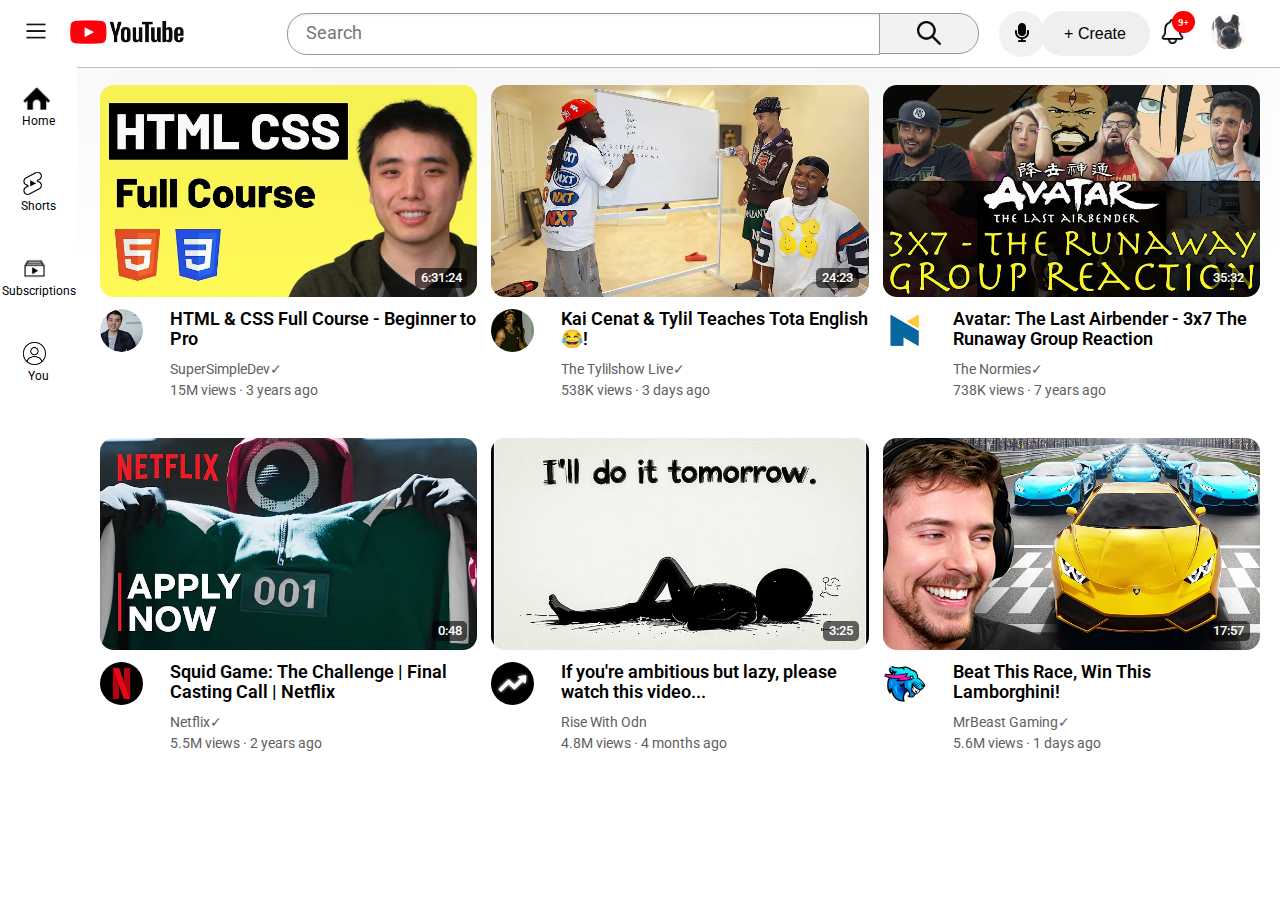
<file: index.html>
<!DOCTYPE html>
<html>
  <head>
    <title>Lynntube.com</title>

<link rel="preconnect" href="https://fonts.googleapis.com">
<link rel="preconnect" href="https://fonts.gstatic.com" crossorigin>
<link href="https://fonts.googleapis.com/css2?family=Roboto:ital,wdth,wght@0,75..100,100..900;1,75..100,100..900&display=swap" rel="stylesheet">

<link rel="stylesheet" href="styles/general.css">
<link rel="stylesheet" href="styles/header.css">
<link rel="stylesheet" href="styles/video.css">
<link rel="stylesheet" href="styles/sidebar.css">  



 </head>
  <body style="padding-left: 100px;
  margin-right: 20px;">
  <div class="header">
      <div class="left-section">
        <img class="sidebar" src="icons/sidebar-2.png">
        <a href="https://youtube.com" target="_blank">
        <img class="youtube-logo" src="icons/youtube-logo.png">
        </a>
      </div>

    <div class="middle-section">
      <input class="search-bar" type="text" placeholder="Search">
  
        
      <button class="search-button">
          <img class="search-butt0n" src="icons/searchbar.png">
          <div class="tooltip">Search</div>
      </button>

        <button class="speak-button">
          <img class="mic-icon" src="icons/microphone-icon-352x512-qtae8mrv.png">
          <div class="tooltip">Search with your voice</div>
        </button>
    </div>

    <div class="right-section">
      <a href="https://studio.youtube.com/channel/UCrSOjtUmpKjWxodLmzJZq8Q/videos?d=ud">
        <button class="create-button">+ Create</button></a>
      <div class="notifications-icon-container">
        <img class="notifications-icon" src="icons/images (1).png">
        <div class="notifications-count">9+</div>
      </div>

      <a href="https://www.youtube.com/@lynntunga3056" target="_blank">
      <img class="current-user-picture" src="channel-pictures/mypfp.jpg">
      </a>
      </div>
    </div>

    <div class="sid3bar">
      <div class="sidebar-link"><a href="https://youtube.com"><img class="side-icons" src="icons/home-icon.png"></a><p class="side-text">Home</p></div>
      <div class="sidebar-link"><a href="https://youtube.com/shorts"><img class="side-icons" src="icons/shorts.png"></a><p class="side-text">Shorts</p></div>
      <div class="sidebar-link"><a href="https://youtube.com/feed/subscriptions"><img class="side-icons" src="icons/subscriptions.png"></a><p class="side-text"> Subscriptions</p></div>
      <div class="sidebar-link"><a href="https://youtube.com/feed/you"><img class="side-icons" src="icons/you"></a><p class="side-text">You </p></div>
    </div>

    
    

<div class="video-grid">
    <div class="video-preview">
      <div class="thumbnail-row">
        <a href="https://www.youtube.com/watch?v=G3e-cpL7ofc&t=19483s">
      <img class="thumbnail" src="thumbnails/Thumbnail 1.avif">
        </a>
        <div class="video-time">6:31:24</div>
      </div>
      <div class="video-info-grid">
        <div class="channel-picture">
          <img class="profile-picture" src="channel-pictures/unnamed.jpg">
        </div>
        <div class="video-info">
          <p class="video-title">
      HTML & CSS Full Course - Beginner to Pro
    </p>

    <a class="video-auth0r" href="https://www.youtube.com/@SuperSimpleDev">
    <p class="vide0-author">
      SuperSimpleDev&#10003;
    </p>
    </a>

    <p class="vide0-stats">
    15M views &#183; 3 years ago 
    </p>
        </div>
    </div>
    </div>
    
    <div class="video-preview">
      <div class="thumbnail-row">
        <a href="https://www.youtube.com/watch?v=77GEPOiLFlo&ab_channel=TheTylilShowLive">
      <img class="thumbnail" src="thumbnails/Thumbnail 4.avif">
        </a>
        <div class="video-time">24:23</div>
      </div>
      <div class="video-info-grid">
        <div class="channel-picture">
          <img class="profile-picture" src="channel-pictures/channels4_profile.jpg">
        </div>
        <div class="video-info">
          <p class="video-title">
      Kai Cenat & Tylil Teaches Tota English 😂!
    </p>

    <a class="video-auth0r" href="https://www.youtube.com/@TheTylilShowLivee">
    <p class="vide0-author">
      The Tylilshow Live&#10003;
    </p>
    </a>
    <p class="vide0-stats">
    538K views &#183; 3 days ago
    </p>
        </div>
    </div>
    </div>

    <div class="video-preview">
      <div class="thumbnail-row">
        <a href="https://www.youtube.com/watch?v=xS4cbV4ns9o&ab_channel=TheNormies">
      <img class="thumbnail" src="thumbnails/Thumbnail 9.avif">
        </a>
        <div class="video-time">35:32</div>
      </div>
      <div class="video-info-grid">
        <div class="channel-picture">
          <img class="profile-picture" src="channel-pictures/channels7_profile (1).jpg">
        </div>
        <div class="video-info">
          <p class="video-title">
      Avatar: The Last Airbender - 3x7 The Runaway  Group Reaction
    </p>

    <a class="video-auth0r" href="https://www.youtube.com/@thenormies">
    <p class="vide0-author">
      The Normies&#10003;
    </p>
    </a>
    <p class="vide0-stats">
    738K views &#183; 7 years ago 
    </p>
        </div>
    </div>
    </div>
    
    <div class="video-preview">
      <div class="thumbnail-row">
        <a href="https://www.youtube.com/watch?v=3ay0kD3FSEU&ab_channel=Netflix">
        <img class="thumbnail" src="thumbnails/Thumbnail 8.avif">
        </a>
        <div class="video-time">0:48</div>
      </div>
      <div class="video-info-grid">
        <div class="channel-picture">
          <img class="profile-picture" src="channel-pictures/channels6_profile.jpg">
        </div>
        <div class="video-info">
          <p class="video-title">
      Squid Game: The Challenge | Final Casting Call | Netflix 
    </p>
    <a class="video-auth0r" href="https://www.youtube.com/@Netflix">
    <p class="vide0-author">
    Netflix&#10003;
    </p>
    </a>
    <p class="vide0-stats">
    5.5M views &#183; 2 years ago
    </p>
        </div>
    </div>
    </div>

    <div class="video-preview">
      <div class="thumbnail-row">
        <a href="https://www.youtube.com/watch?v=TBxS0XhdfmU&ab_channel=RiseWithOdn">
        <img class="thumbnail" src="thumbnails/Thumbnail 6.avif">
        </a>
        <div class="video-time">3:25</div>
      </div>
      <div class="video-info-grid">
        <div class="channel-picture">
          <img class="profile-picture" src="channel-pictures/channels5_profile.jpg">
        </div>
        <div class="video-info">
          <p class="video-title">
      If you're ambitious but lazy, please watch this video...
    </p>

    <a class="video-auth0r" href="https://www.youtube.com/@Netflix">
    <p class="vide0-author">
      Rise With Odn
    </p>
    </a>
    <p class="vide0-stats">
    4.8M views &#183; 4 months ago 
    </p>
        </div>
    </div>
    </div>
    
    <div class="video-preview">
      <div class="thumbnail-row">
        <a href="https://www.youtube.com/watch?v=xiFsAjUDwdU&ab_channel=MrBeastGaming">
      <img class="thumbnail" src="thumbnails/Thumbnail 7.avif">
        </a>
        <div class="video-time">17:57</div>
      </div>
      <div class="video-info-grid">
        <div class="channel-picture">
          <img class="profile-picture" src="channel-pictures/unnamed2.jpg">
        </div>
        <div class="video-info">
          <p class="video-title">
      Beat This Race, Win This Lamborghini!
    </p>

    <a class="video-auth0r" href="https://www.youtube.com/@MrBeastGaming">
    <p class="vide0-author">
      MrBeast Gaming&#10003;
    </p>
    </a>
    <p class="vide0-stats">
    5.6M views &#183; 1 days ago
    </p>
        </div>
    </div>
    </div>

    </div>
    
  </body>
</html>
</file>
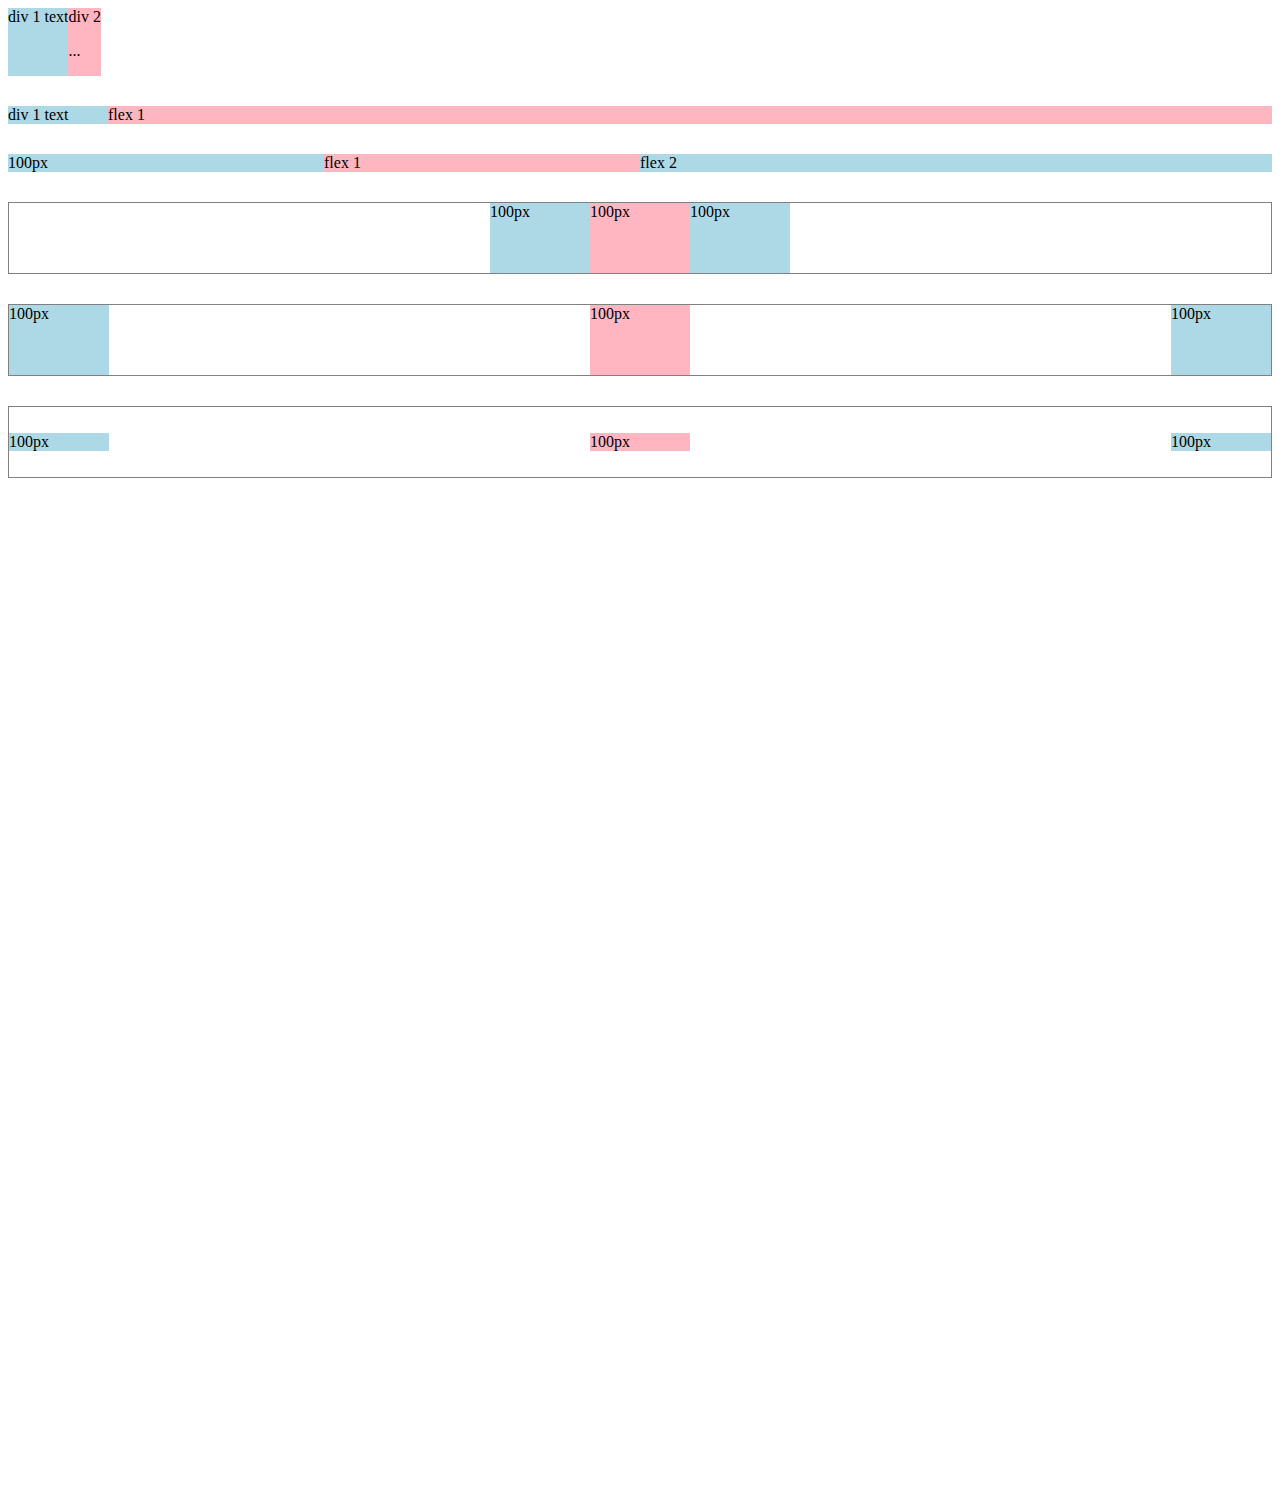
<file: flexbox.html>
<!DOCTYPE html>
<html>
  <head>
    <title>Flexbox Practice</title>
  </head>
  <body style="padding-bottom: 1000px;">
    <div style="
    display:flex;
    flex-direction: row;
    ">
      <div style="background-color:
       lightblue;"> div 1 text</div>
      <div style="background-color:
       lightpink;">div 2 <p>...</p></div>
    </div>

    <div style="
    margin-top: 30px;
    display:flex;
    flex-direction: row;
    ">
      <div style="
      background-color: lightblue;
       width: 100px;
       "> div 1 text</div>
      <div style=
      "background-color: lightpink;
      flex: 1;
      ">flex 1</div>
    </div>

    <div style="
    margin-top: 30px;
    display:flex;
    flex-direction: row;
    ">
      <div style="
      background-color: lightblue;
       flex: 1;
       "> 100px</div>
      <div style=
      "background-color: lightpink;
      flex: 1;
      ">flex 1</div>
      <div style="
      background-color: lightblue;
      flex: 2;
       "> flex 2</div>
    </div>

  
      <div style="
    margin-top: 30px;
    height: 70px;
    border-width: 1px;
    border-style: solid;
    border-color: gray;
    display:flex;
    flex-direction: row;
    justify-content: center;
    ">
      <div style="
      background-color: lightblue;
       width: 100px
       "> 100px</div>
      <div style=
      "background-color: lightpink;
      width: 100px;
      ">100px</div>
      <div style="
      background-color: lightblue;
      width: 100px;
       "> 100px</div>
    </div>

    <div style="
    margin-top: 30px;
    height: 70px;
    border-width: 1px;
    border-style: solid;
    border-color: gray;
    display:flex;
    flex-direction: row;
    justify-content: space-between;
    ">
      <div style="
      background-color: lightblue;
       width: 100px
       "> 100px</div>
      <div style=
      "background-color: lightpink;
      width: 100px;
      ">100px</div>
      <div style="
      background-color: lightblue;
      width: 100px;
       "> 100px</div>
    </div>

       <div style="
    margin-top: 30px;
    height: 70px;
    border-width: 1px;
    border-style: solid;
    border-color: gray;
    display:flex;
    flex-direction: row;
    justify-content: space-between;
    align-items: center;
    ">
      <div style="
      background-color: lightblue;
       width: 100px
       "> 100px</div>
      <div style=
      "background-color: lightpink;
      width: 100px;
      ">100px</div>
      <div style="
      background-color: lightblue;
      width: 100px;
       "> 100px</div>
       
    </div>
  </body>
</html>
</file>
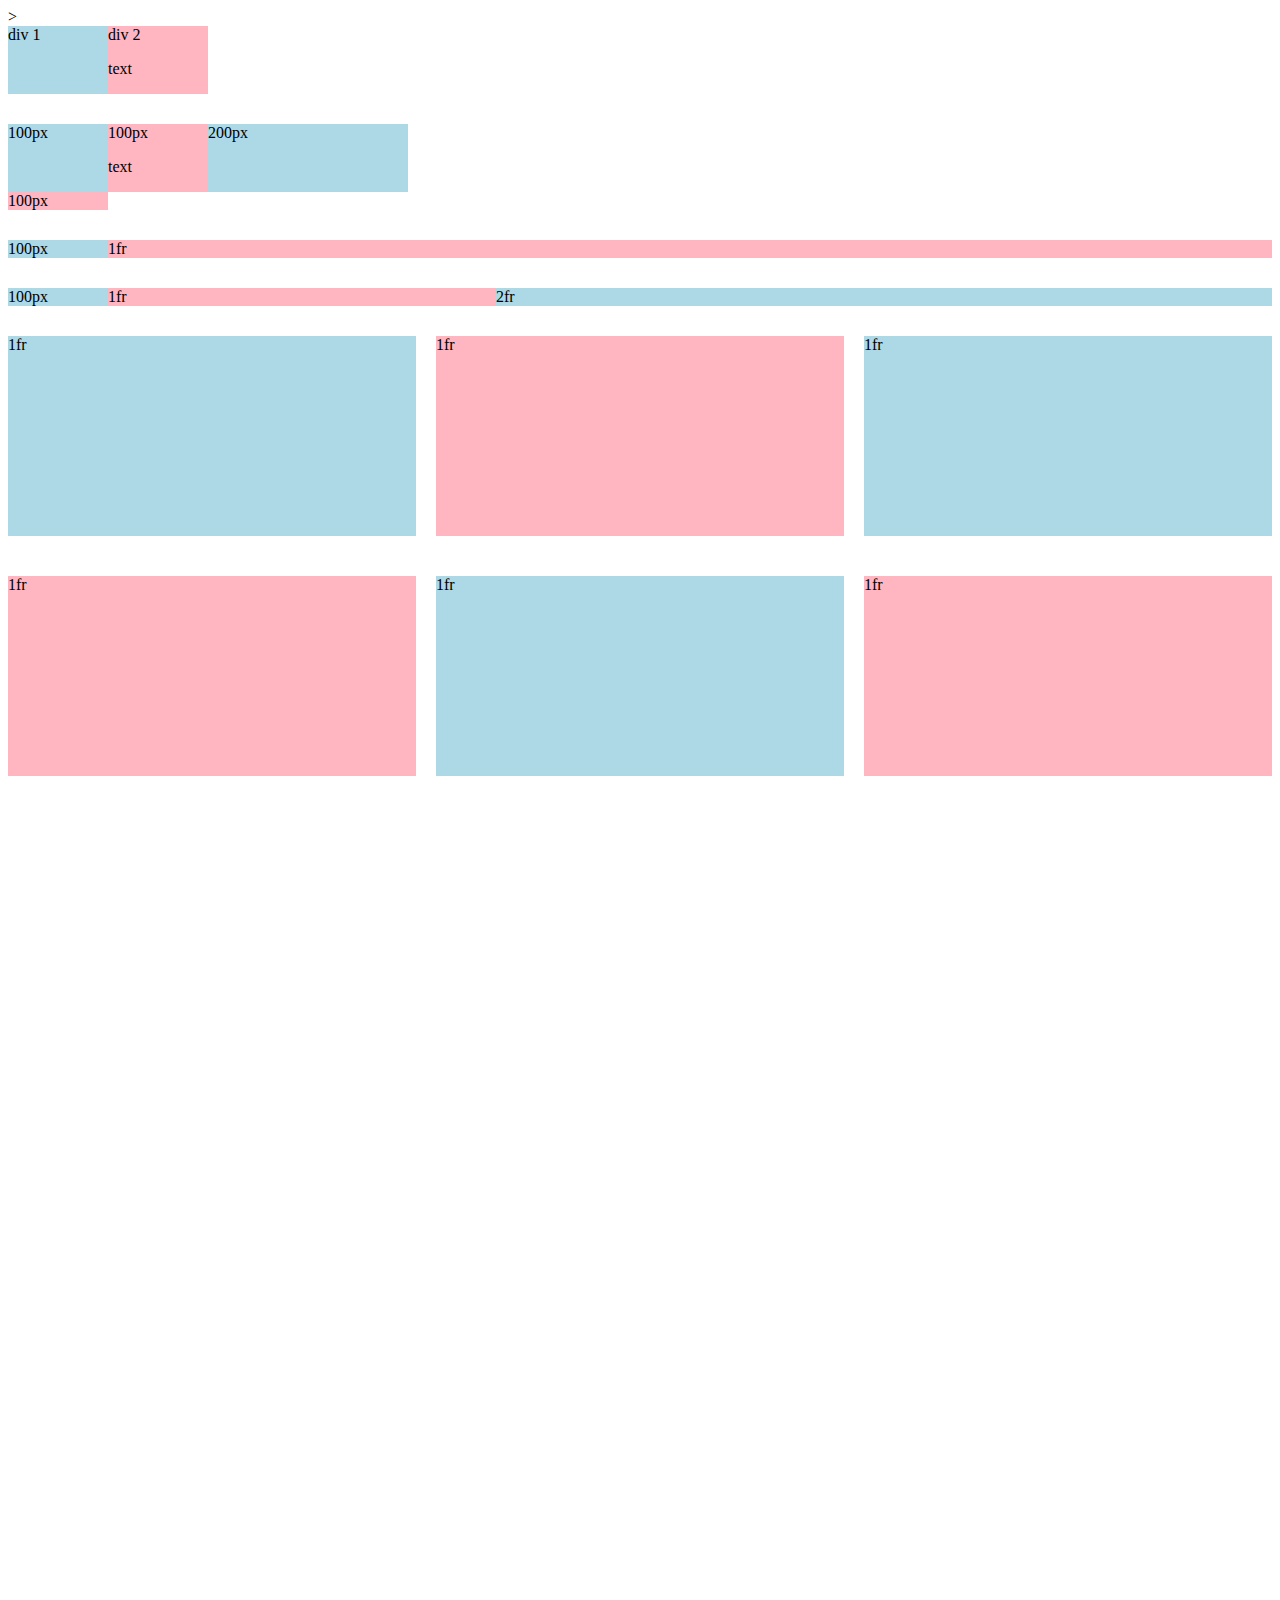
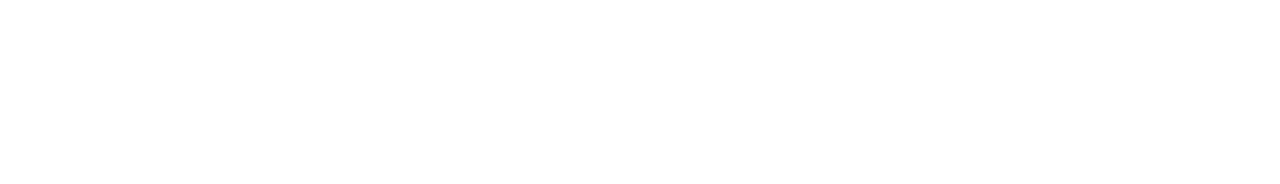
<file: grid.html>
<!DOCTYPE html>
><html>
  <head>
    <title>Grid Practice</title>
  </head>
  <body style="padding-bottom: 1000px;">
    
    <div style="
      display:grid;
      grid-template-columns: 100px 100px;
      ">
    <div style="background-color:
     lightblue;">
      div 1
    </div>
    <div style="background-color:
     lightpink;">
      div 2 <p>text</p>
    </div>
  </div>

    <div style="
      margin-top: 30px;
      display:grid;
      grid-template-columns: 100px 100px
      200px;
      ">
    <div style="background-color:
     lightblue;">
      100px
    </div>
    <div style="background-color:
     lightpink;">
      100px<p>text</p>
    </div>
    <div style="background-color:
     lightblue;">
      200px
    </div>
    <div style="background-color:
     lightpink">
      100px
    </div>
  </div>

    <div style="
      margin-top: 30px;
      display:grid;
      grid-template-columns: 100px 1fr;
      ">
    <div style="background-color:
     lightblue;">
      100px
    </div>
    <div style="background-color: lightpink;"> 1fr</div>

    </div>
    <div style="
      margin-top: 30px;
      display:grid;
      grid-template-columns: 100px 1fr 2fr;
      ">
    <div style="background-color:
     lightblue;">
      100px
    </div>
    <div style="background-color:
     lightpink;">
      1fr
    </div>
    <div style="background-color:
     lightblue;">
      2fr
    </div>
  </div>

    <div style="
      margin-top: 30px;
      display:grid;
      grid-template-columns: 1fr 1fr 1fr;
      column-gap: 20px;
      row-gap: 40px;
      ">
    <div style="background-color:
     lightblue; height: 200px;">
       1fr
      </div>
    <div style="background-color:
     lightpink; height: 200px;">
      1fr
    </div>
    <div style="background-color:
     lightblue; height: 200px;">
      1fr
    </div>
    <div style="background-color:
     lightpink; height: 200px;">
      1fr
    </div>
    <div style="background-color:
     lightblue; height: 200px;">
      1fr
    </div>
    <div style="background-color:
     lightpink; height: 200px;">
      1fr
    </div>
  </div>

  </body>
</html>
</file>
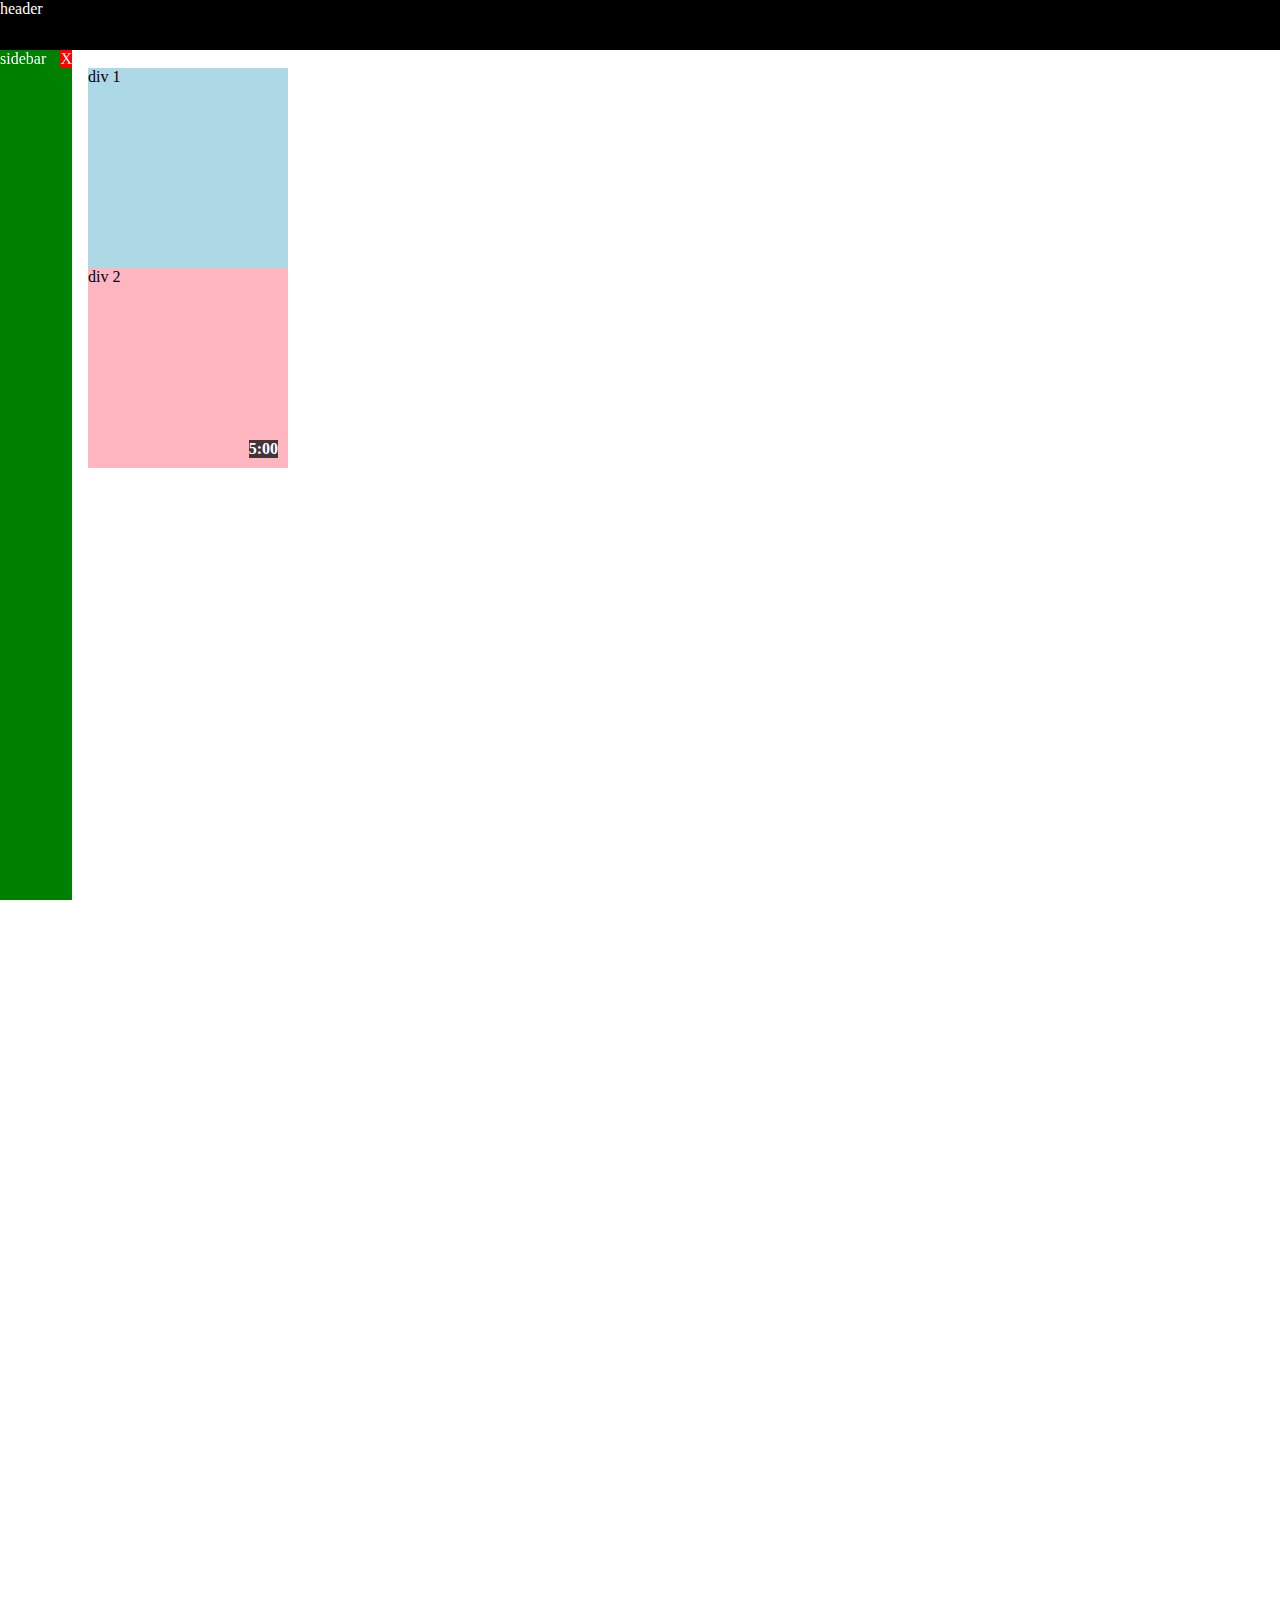
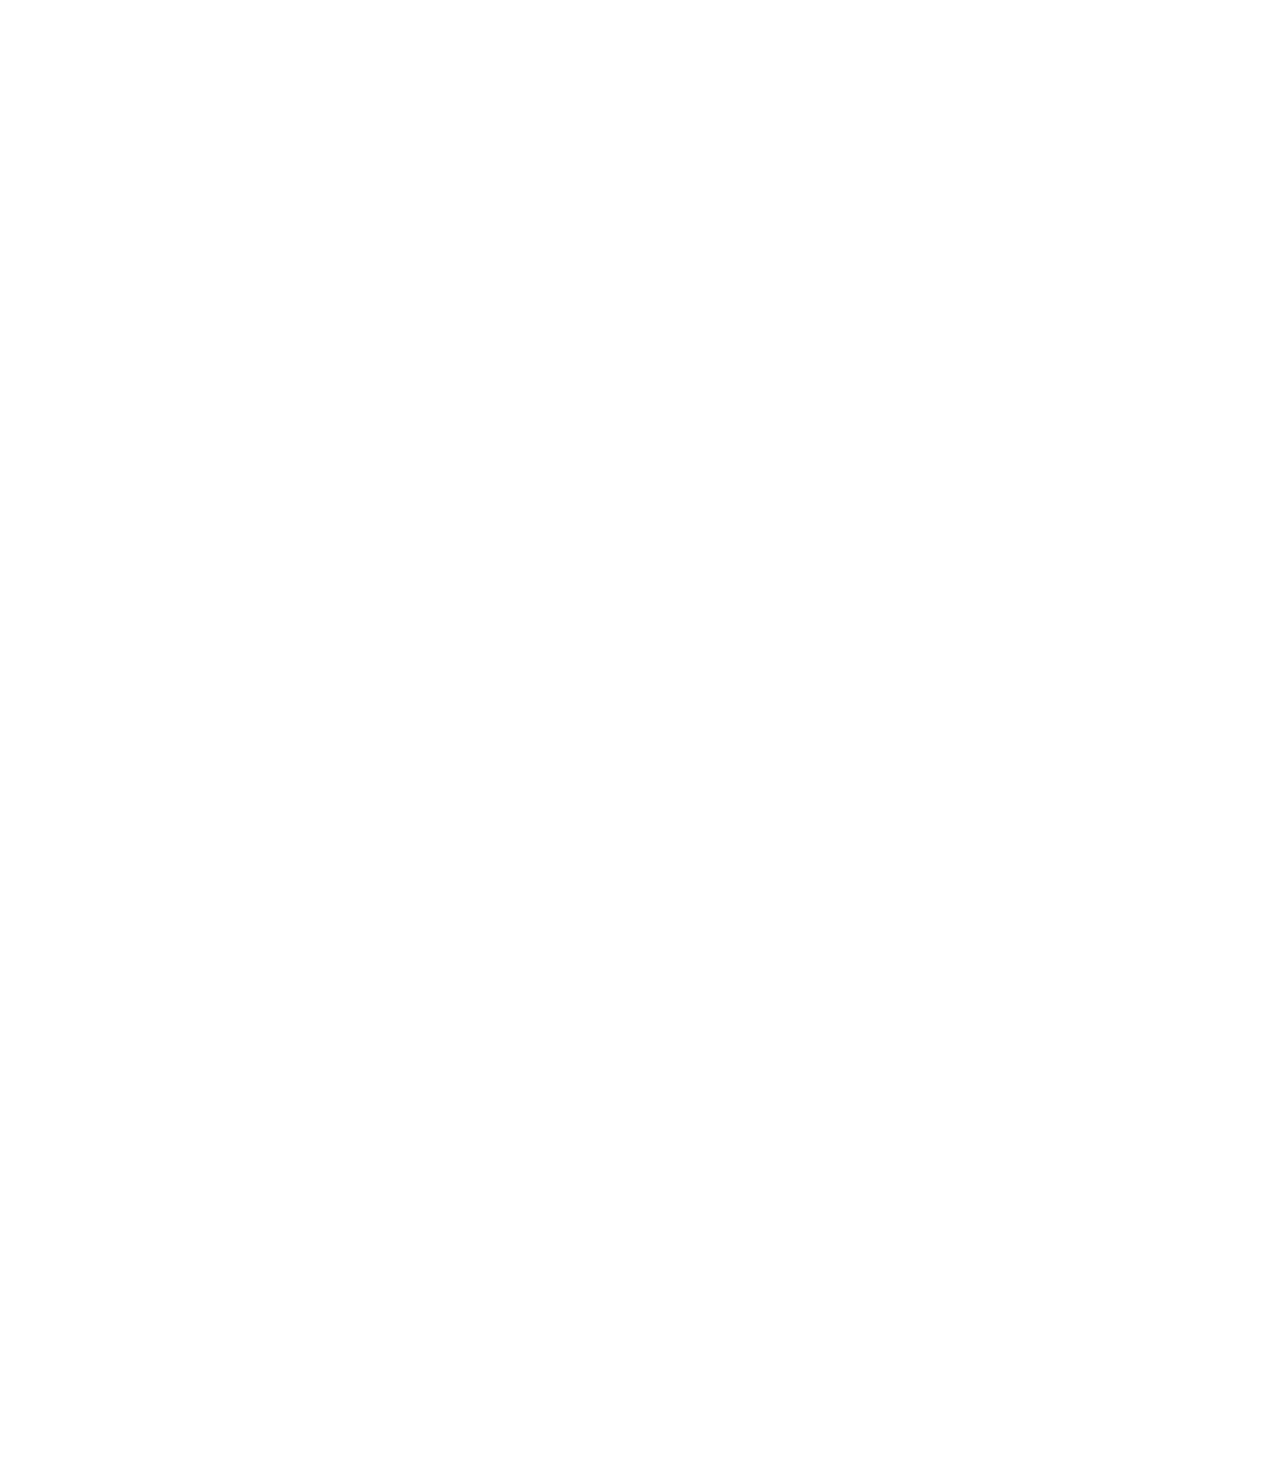
<file: position.html>
<!DOCTYPE html>
<html>
  <head>
    <title>Position Practice</title>
  </head>
  <body style="
    height: 3000px;
    padding-top: 60px;
    padding-left: 80px;

    ">

    <div style="
    background-color: black;
    color: white;
    position: fixed;
    top: 0;
    left: 0;
    right: 0;
    height: 50px;
    z-index: 2;
    ">header</div>

    <div style="
    background-color: green;
    color: white;
    position: fixed;
    top: 50px;
    left: 0;
    bottom: 0;
    width:72px
    ">
      sidebar
      <div style="
        position: absolute;
        background-color: red;
        color: white;
        right: 0;
        top: 0;
      ">
        X
      </div>
    </div>

    

    <div style="
    background-color: lightblue;
    height: 200px;
    width: 200px;
    position: static;
    ">
      div 1
    </div>
    <div style="
    background-color: lightpink;
    height: 200px;
    width: 200px;
    position: relative;
    ">
      div 2
      <div style="
        position: absolute;
        background-color: rgba(17, 17, 17, 0.785);
        color: white;
        right: 10px;
        bottom: 10px;
        font-weight: bold;
  
      ">
        5:00
      </div>
    </div>
  </body>
</html>
</file>
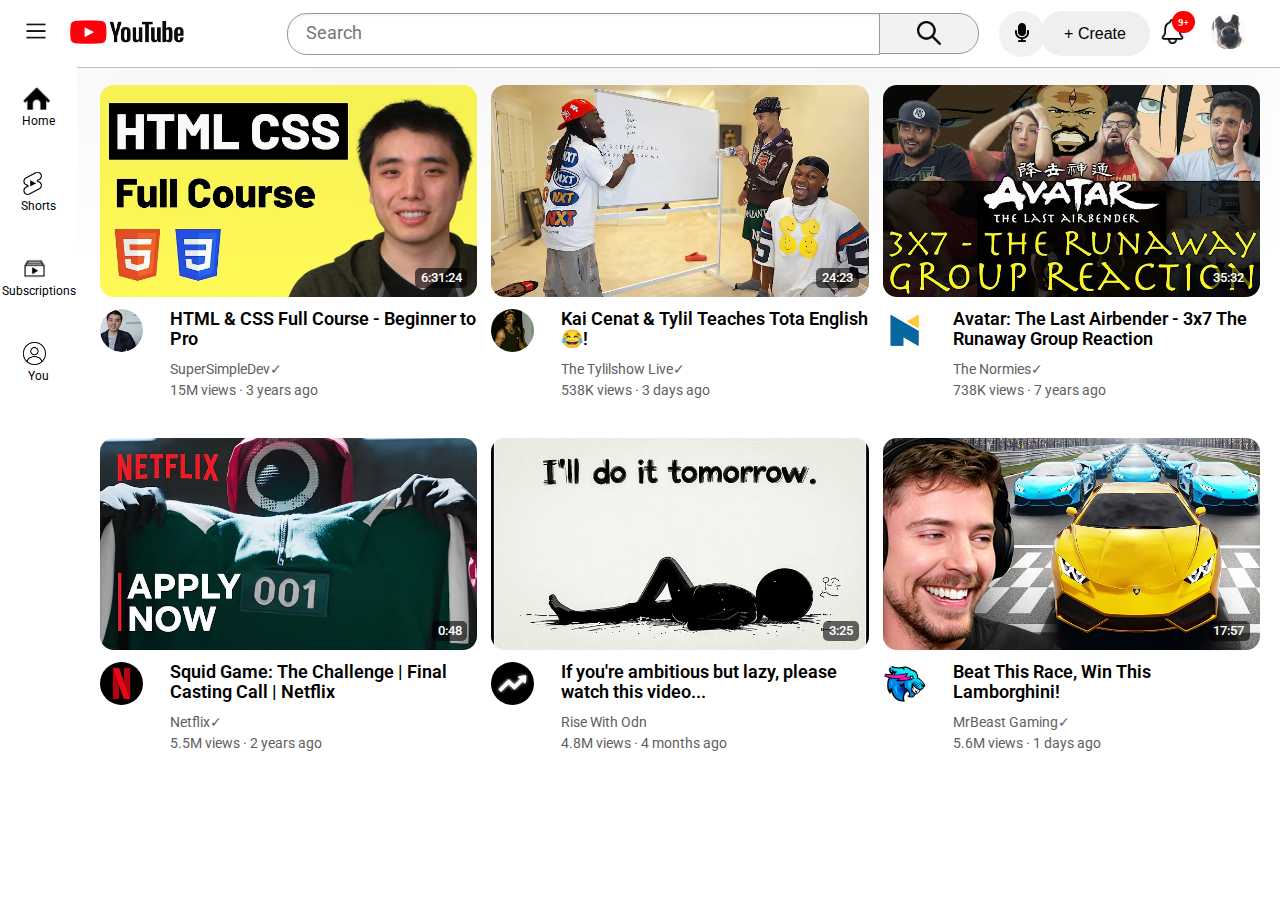
<file: youtube.html>
<!DOCTYPE html>
<html>
  <head>
    <title>Lynntube.com</title>

<link rel="preconnect" href="https://fonts.googleapis.com">
<link rel="preconnect" href="https://fonts.gstatic.com" crossorigin>
<link href="https://fonts.googleapis.com/css2?family=Roboto:ital,wdth,wght@0,75..100,100..900;1,75..100,100..900&display=swap" rel="stylesheet">

<link rel="stylesheet" href="styles/general.css">
<link rel="stylesheet" href="styles/header.css">
<link rel="stylesheet" href="styles/video.css">
<link rel="stylesheet" href="styles/sidebar.css">  



 </head>
  <body style="padding-left: 100px;
  margin-right: 20px;">
  <div class="header">
      <div class="left-section">
        <img class="sidebar" src="icons/sidebar-2.png">
        <a href="https://youtube.com" target="_blank">
        <img class="youtube-logo" src="icons/youtube-logo.png">
        </a>
      </div>

    <div class="middle-section">
      <input class="search-bar" type="text" placeholder="Search">
  
        
      <button class="search-button">
          <img class="search-butt0n" src="icons/searchbar.png">
          <div class="tooltip">Search</div>
      </button>

        <button class="speak-button">
          <img class="mic-icon" src="icons/microphone-icon-352x512-qtae8mrv.png">
          <div class="tooltip">Search with your voice</div>
        </button>
    </div>

    <div class="right-section">
      <a href="https://studio.youtube.com/channel/UCrSOjtUmpKjWxodLmzJZq8Q/videos?d=ud">
        <button class="create-button">+ Create</button></a>
      <div class="notifications-icon-container">
        <img class="notifications-icon" src="icons/images (1).png">
        <div class="notifications-count">9+</div>
      </div>

      <a href="https://www.youtube.com/@lynntunga3056" target="_blank">
      <img class="current-user-picture" src="channel-pictures/mypfp.jpg">
      </a>
      </div>
    </div>

    <div class="sid3bar">
      <div class="sidebar-link"><a href="https://youtube.com"><img class="side-icons" src="icons/home-icon.png"></a><p class="side-text">Home</p></div>
      <div class="sidebar-link"><a href="https://youtube.com/shorts"><img class="side-icons" src="icons/shorts.png"></a><p class="side-text">Shorts</p></div>
      <div class="sidebar-link"><a href="https://youtube.com/feed/subscriptions"><img class="side-icons" src="icons/subscriptions.png"></a><p class="side-text"> Subscriptions</p></div>
      <div class="sidebar-link"><a href="https://youtube.com/feed/you"><img class="side-icons" src="icons/you"></a><p class="side-text">You </p></div>
    </div>

    
    

<div class="video-grid">
    <div class="video-preview">
      <div class="thumbnail-row">
        <a href="https://www.youtube.com/watch?v=G3e-cpL7ofc&t=19483s">
      <img class="thumbnail" src="thumbnails/Thumbnail 1.avif">
        </a>
        <div class="video-time">6:31:24</div>
      </div>
      <div class="video-info-grid">
        <div class="channel-picture">
          <img class="profile-picture" src="channel-pictures/unnamed.jpg">
        </div>
        <div class="video-info">
          <p class="video-title">
      HTML & CSS Full Course - Beginner to Pro
    </p>

    <a class="video-auth0r" href="https://www.youtube.com/@SuperSimpleDev">
    <p class="vide0-author">
      SuperSimpleDev&#10003;
    </p>
    </a>

    <p class="vide0-stats">
    15M views &#183; 3 years ago 
    </p>
        </div>
    </div>
    </div>
    
    <div class="video-preview">
      <div class="thumbnail-row">
        <a href="https://www.youtube.com/watch?v=77GEPOiLFlo&ab_channel=TheTylilShowLive">
      <img class="thumbnail" src="thumbnails/Thumbnail 4.avif">
        </a>
        <div class="video-time">24:23</div>
      </div>
      <div class="video-info-grid">
        <div class="channel-picture">
          <img class="profile-picture" src="channel-pictures/channels4_profile.jpg">
        </div>
        <div class="video-info">
          <p class="video-title">
      Kai Cenat & Tylil Teaches Tota English 😂!
    </p>

    <a class="video-auth0r" href="https://www.youtube.com/@TheTylilShowLivee">
    <p class="vide0-author">
      The Tylilshow Live&#10003;
    </p>
    </a>
    <p class="vide0-stats">
    538K views &#183; 3 days ago
    </p>
        </div>
    </div>
    </div>

    <div class="video-preview">
      <div class="thumbnail-row">
        <a href="https://www.youtube.com/watch?v=xS4cbV4ns9o&ab_channel=TheNormies">
      <img class="thumbnail" src="thumbnails/Thumbnail 9.avif">
        </a>
        <div class="video-time">35:32</div>
      </div>
      <div class="video-info-grid">
        <div class="channel-picture">
          <img class="profile-picture" src="channel-pictures/channels7_profile (1).jpg">
        </div>
        <div class="video-info">
          <p class="video-title">
      Avatar: The Last Airbender - 3x7 The Runaway  Group Reaction
    </p>

    <a class="video-auth0r" href="https://www.youtube.com/@thenormies">
    <p class="vide0-author">
      The Normies&#10003;
    </p>
    </a>
    <p class="vide0-stats">
    738K views &#183; 7 years ago 
    </p>
        </div>
    </div>
    </div>
    
    <div class="video-preview">
      <div class="thumbnail-row">
        <a href="https://www.youtube.com/watch?v=3ay0kD3FSEU&ab_channel=Netflix">
        <img class="thumbnail" src="thumbnails/Thumbnail 8.avif">
        </a>
        <div class="video-time">0:48</div>
      </div>
      <div class="video-info-grid">
        <div class="channel-picture">
          <img class="profile-picture" src="channel-pictures/channels6_profile.jpg">
        </div>
        <div class="video-info">
          <p class="video-title">
      Squid Game: The Challenge | Final Casting Call | Netflix 
    </p>
    <a class="video-auth0r" href="https://www.youtube.com/@Netflix">
    <p class="vide0-author">
    Netflix&#10003;
    </p>
    </a>
    <p class="vide0-stats">
    5.5M views &#183; 2 years ago
    </p>
        </div>
    </div>
    </div>

    <div class="video-preview">
      <div class="thumbnail-row">
        <a href="https://www.youtube.com/watch?v=TBxS0XhdfmU&ab_channel=RiseWithOdn">
        <img class="thumbnail" src="thumbnails/Thumbnail 6.avif">
        </a>
        <div class="video-time">3:25</div>
      </div>
      <div class="video-info-grid">
        <div class="channel-picture">
          <img class="profile-picture" src="channel-pictures/channels5_profile.jpg">
        </div>
        <div class="video-info">
          <p class="video-title">
      If you're ambitious but lazy, please watch this video...
    </p>

    <a class="video-auth0r" href="https://www.youtube.com/@Netflix">
    <p class="vide0-author">
      Rise With Odn
    </p>
    </a>
    <p class="vide0-stats">
    4.8M views &#183; 4 months ago 
    </p>
        </div>
    </div>
    </div>
    
    <div class="video-preview">
      <div class="thumbnail-row">
        <a href="https://www.youtube.com/watch?v=xiFsAjUDwdU&ab_channel=MrBeastGaming">
      <img class="thumbnail" src="thumbnails/Thumbnail 7.avif">
        </a>
        <div class="video-time">17:57</div>
      </div>
      <div class="video-info-grid">
        <div class="channel-picture">
          <img class="profile-picture" src="channel-pictures/unnamed2.jpg">
        </div>
        <div class="video-info">
          <p class="video-title">
      Beat This Race, Win This Lamborghini!
    </p>

    <a class="video-auth0r" href="https://www.youtube.com/@MrBeastGaming">
    <p class="vide0-author">
      MrBeast Gaming&#10003;
    </p>
    </a>
    <p class="vide0-stats">
    5.6M views &#183; 1 days ago
    </p>
        </div>
    </div>
    </div>

    </div>
    
  </body>
</html>
</file>
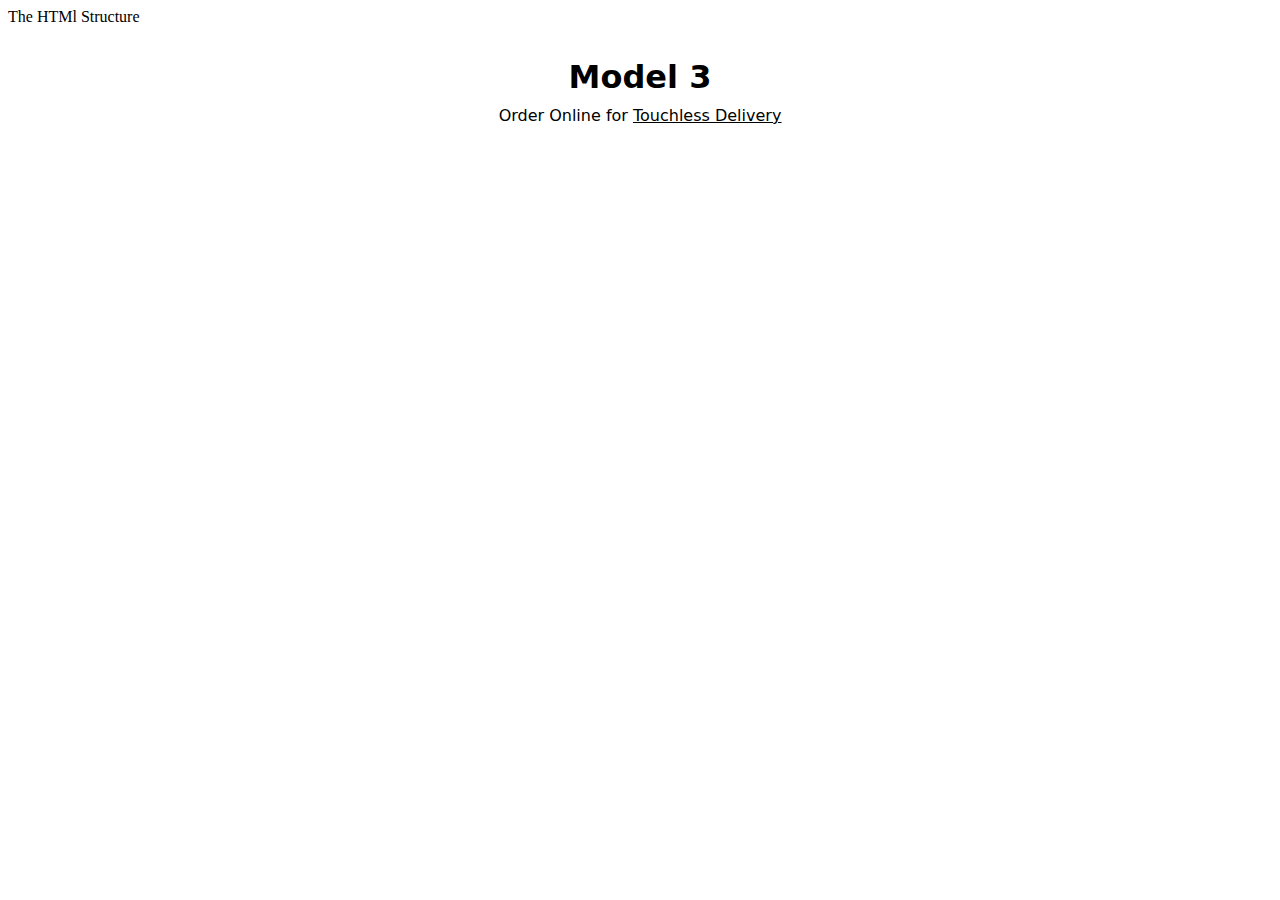
<file: Intro-to-html/structure.html>
<!DOCTYPE html>
<html>
  <head>
    The HTMl Structure

<link rel="preconnect" href="https://fonts.googleapis.com">
<link rel="preconnect" href="https://fonts.gstatic.com" crossorigin>
<link href="https://fonts.googleapis.com/css2?family=Roboto:ital,wght@0,100..900;1,100..900&display=swap" rel="stylesheet">
    
<style>
  .maintitle-text{
    font-size: xx-large;
    font-weight: bolder;
    font-family: system-ui, -apple-system, BlinkMacSystemFont, 'Segoe UI', Roboto, Oxygen, Ubuntu, Cantarell, 'Open Sans', 'Helvetica Neue', sans-serif;
    text-align: center;
    margin-bottom: 10px
  }
  
  .subtext-text{
    font-family: ;
    font-family: system-ui, -apple-system, BlinkMacSystemFont, 'Segoe UI', Roboto, Oxygen, Ubuntu, Cantarell, 'Open Sans', 'Helvetica Neue', sans-serif;;
    text-align: center;
    margin-top: 3px;
  }

  .sub-text {
    text-decoration: underline;
    font-family: system-ui, -apple-system, BlinkMacSystemFont, 'Segoe UI', Roboto, Oxygen, Ubuntu, Cantarell, 'Open Sans', 'Helvetica Neue', sans-serif;;
    color: black;
  }
  .sub-text:hover{
    cursor: pointer;
  }
  </style>

  </head>
  <body>
<p class="maintitle-text">
  Model 3
</p>
<p class="subtext-text">Order Online for <a href="https://tesla.com" target="_blank"><span class="sub-text">Touchless Delivery</span></p></a>
  </body>
</html>
</file>
<file: styles/general.css>
p {
        font-family: Roboto, Arial;
        margin-top: 0;
        margin-bottom: 0;
      }

      body{
        margin: 0;
        padding-top: 85px;
      }
</file>
<file: styles/header.css>
.search-bar{
        font-size: 20px;
        margin-bottom: 0px;
        flex: 1;
        height: 38px;
        max-width: 980px;
        margin-left: 28px;
  
        border-top-left-radius: 20px;
        border-bottom-left-radius: 20px;
        border-color: rgb(153, 153, 153);
        border-style: solid;
        border-width: 0.5px;
        padding-left: 18px;
        font-size: large;
        outline: none;
        box-shadow: inset 1px 2px 2px rgba(0,0,0,0.05);
        width: 0;
      }

  .search-bar::placeholder{
    font-size: 18px;
    font-family: Roboto, Arial;
  }

  .search-bar:hover{
    cursor:text;
    box-shadow: 0px 3px 25px rgba(0, 0, 0, 0.12)
  }
  .search-bar:active{
box-shadow: 0px 5px 27px rgba(0, 0, 0, 0.16)
  }

.header{
  height: 67px;
  display: flex;
  justify-content: space-between;
  margin-bottom: 12px;
  position: fixed;
  top: 0;
  left: 0;
  right: 0;
  background-color: white;
  border-bottom-style: solid;
  border-bottom-width:1px;
  border-bottom-color:  rgb(189, 189, 189);
  box-shadow: 0px 2px 1000px rgba(0, 0, 0, 0.16);
  z-index: 2;


}

.left-section{
  align-items: center;
  display: flex;

}

.middle-section{
  flex: 1;
  margin-left: 75px;
  margin-right: 50px;
  max-width: 800px;
  display: flex;
  align-items: center;
  
}

.right-section{
  width: 220px;
  display: flex;
  align-items: center;
  justify-content: space-between;
  margin-right: 20px;
  flex-shrink: 0;
}

.sidebar {
  height: 26px;
  width: 32px;
  margin-left: 4.5px;
  padding-left: 15px;
  margin-bottom: 5px;
}

.youtube-logo{
  height: 24px;
  margin-left: 18px;
  border: none;
  width: 114px;
}

.search-butt0n{
  height: 24px;
  width: 24px;
  margin-top: 6px;
}

.search-button:active{
box-shadow: 0px 5px 27px rgba(0, 0, 0, 0.16)
}

.search-button:hover{
box-shadow: 0px 5px 27px rgba(0, 0, 0, 0.16)
}

.mic-icon{
  height: 19px;  
}

.speak-button:active {
box-shadow: 0px 5px 27px rgba(0, 0, 0, 0.16)
}

.speak-button:hover{
  background-color: rgb(204, 204, 204);
}

.search-button{
  height: 41.5px;
  width: 100px;
  background-color: rgb(243, 242, 242);
  align-items: auto;
  cursor: pointer;
  margin-right: 0px;
  border-color: rgb(153, 153, 153);
  border-style: solid;
  border-width: 0.5px;
  border-bottom-right-radius: 20px;
  border-top-right-radius: 20px;
  margin-left: -1px;
  position: relative;
}

.search-button .tooltip{
  position: absolute;
  background-color: rgb(143, 143, 143);
  font: Roboto, Arial;
  font-size: 13px;
  color: white;
  padding-left: 8px;
  padding-right: 8px;
  padding-bottom: 4px;
  padding-top: 4px;
  border-radius: 3px;
  bottom: -28px;
  opacity: 0;
  transition: 0.15s;
  pointer-events: none;
  white-space: nowrap;
}

.search-button:hover  .tooltip,
.speak-button .tooltip {
  opacity: 1;
}



.speak-button{
  height: 46px;
  width: 46px;
  border-radius: 50%;
  border: none;
  align-items: top;
  cursor: pointer;
  margin-left: 20px;
  margin-right: -55px;
  background-color: rgb(242, 241, 241);
}

.speak-button .tooltip{
  position: absolute;
  background-color: rgb(143, 143, 143);
  font: Roboto, Arial;
  font-size: 13px;
  color: white;
  padding-left: 8px;
  padding-right: 8px;
  padding-bottom: 4px;
  padding-top: 4px;
  border-radius: 3px;
  bottom: -28px;
  opacity: 0;
  transition: 0.15s;
  pointer-events: none;
  white-space: nowrap; 
  align-items: center;
}

.speak-button:hover .tooltip{
  opacity: 1;
}

.search-button .tooltip{
  position: relative;
  display: flex;
  justify-content: center;
  text-align: center;
}
.thumbnail{
  border-radius: 14px;
}

.create-button{
  height: 45px;
  width: 110px;
  border-radius:28px;
  border:none;
  font-size: medium;
  font-weight:540;
  margin-left: 0px;
  align-items: center;
  transition: 0.15s;
}

.create-button:hover{
background-color: rgb(220, 220, 220);
cursor: pointer;  
}

.create-button:active{
  box-shadow: 0px 5px 27px rgba(0, 0, 0, 0.16)
}

.notifications-icon{
  height: 25px;
  margin-left: -16px
}

.notifications-icon-container{
  position: relative;
}

.notifications-count{
  font: Roboto, Arial;
  font-weight: 600;
  font-size: 10px;
  position: absolute;
  top: -8px;
  right: -10px;
  background-color: red;
  color: white;
  z-index: 2;
  padding-left: 6px;
  padding-right: 6px;
  padding-bottom: 5.5px;
  padding-top: 5.5px;
  border-radius: 100px;

}

.current-user-picture{
  height: 35px;
  border-radius: 16px;
  margin-right: 14px;
}
</file>
<file: styles/video.css>
.thumbnail{
        width: 100%;
        height:auto
        border: none;
        margin-bottom: -15px;
        transition: border-radius 0.5s;
      }
    
      .thumbnail:hover{
        border-radius: 0px;
      }

      .vide0-preview{
        vertical-align: auto ;
        width: 300px;    
        display: inline-block;
        margin-right: 20px;

      }
      
      .video-info-grid{
        display: grid;
        grid-template-columns: 50px 1fr;
        column-gap: 20px;
        row-gap: 40px;
      }


      .profile-picture {
        width: 43px;
        margin-top: 15px;
        border-radius: 50px;
        
      }

      .video-title {
        margin-top: 15.5px;
        font-size: 18px;
        font-weight: 600;
        line-height: 20px;
        margin-bottom: 12px;
      }

      .thumbnail-row{
        margin-bottom: 8px;
        position: relative;

      }

      .vide0-stats,
      .vide0-author {
        font-size: 14px;
        color: rgb(96,96,96);
        text-decoration:underline none;

        
      }

      .vide0-author {
        margin-bottom: 5px;
        text-decoration: none;
        
      }

      .video-auth0r{
        text-decoration: none;
      }

      .vide0-author:hover{
        color: rgb(65, 65, 65);
        font-size: 14.1px;
      }



      .video-grid {
        display: grid;
        grid-template-columns: 1fr 1fr 1fr;
        column-gap: 14px;
        row-gap: 40px;
      }

      @media (max-width:700px) {
        .video-grid {
          grid-template-columns: 1fr;
        }
      }

      @media (min-width:701px) and (max-width: 900px) {
        .video-grid {
          grid-template-columns: 1fr 1fr;
        }
      }

      @media (min-width: 901px) and (max-width:999px) {
        .video-grid {
          grid-template-columns: 1fr 1fr 1fr;
        }
      }

      @media (min-wdith: 1000px) {
        .video-grid {
          grid-template-columns: 1fr 1fr 1fr 1fr;
        }
      }

      .video-time{
        font-family: Roboto, Arial;
        font-size: 13px;
        font-weight: 500;
        background-color: rgba(0, 0, 0, 0.598);
        color: white;
        position: absolute;
        right: 10px;
        bottom: -2px;
        padding-left: 5.6px;
        padding-right: 5.6px;
        padding-bottom: 2.6px;
        padding-top: 2.6px;
        border-radius: 5px;
        
      }
</file>
<file: styles/sidebar.css>
.sid3bar{
  position: fixed;
  left: 0;
  bottom: 0;
  top: 67px;
  background-color: rgb(255, 255, 255);
  width: 77px;
  z-index: 2;
}

.home-icon{
  height: 20px;
  width: 20px;
  margin-left: 9px;
}

.sidebar-link{
  background-color: rgb(255, 255, 255);
  height: 76px;
  margin-bottom: 9px;
  font: Roboto, Arial;
  font-size:small;
  border-radius: 12px;
}

.sidebar-link:hover{
  background-color: rgb(241, 240, 240);
  cursor: pointer;
}

.side-icons{
  margin-top: 20px;
  height: 23px;
  max-width: 30px;
  margin-left: 23px;
}

.side-text{
  font: Roboto, Arial;
  font-size: 12px;
  top: 0px;
  text-align: center;
  text-align: top;
}
</file>
